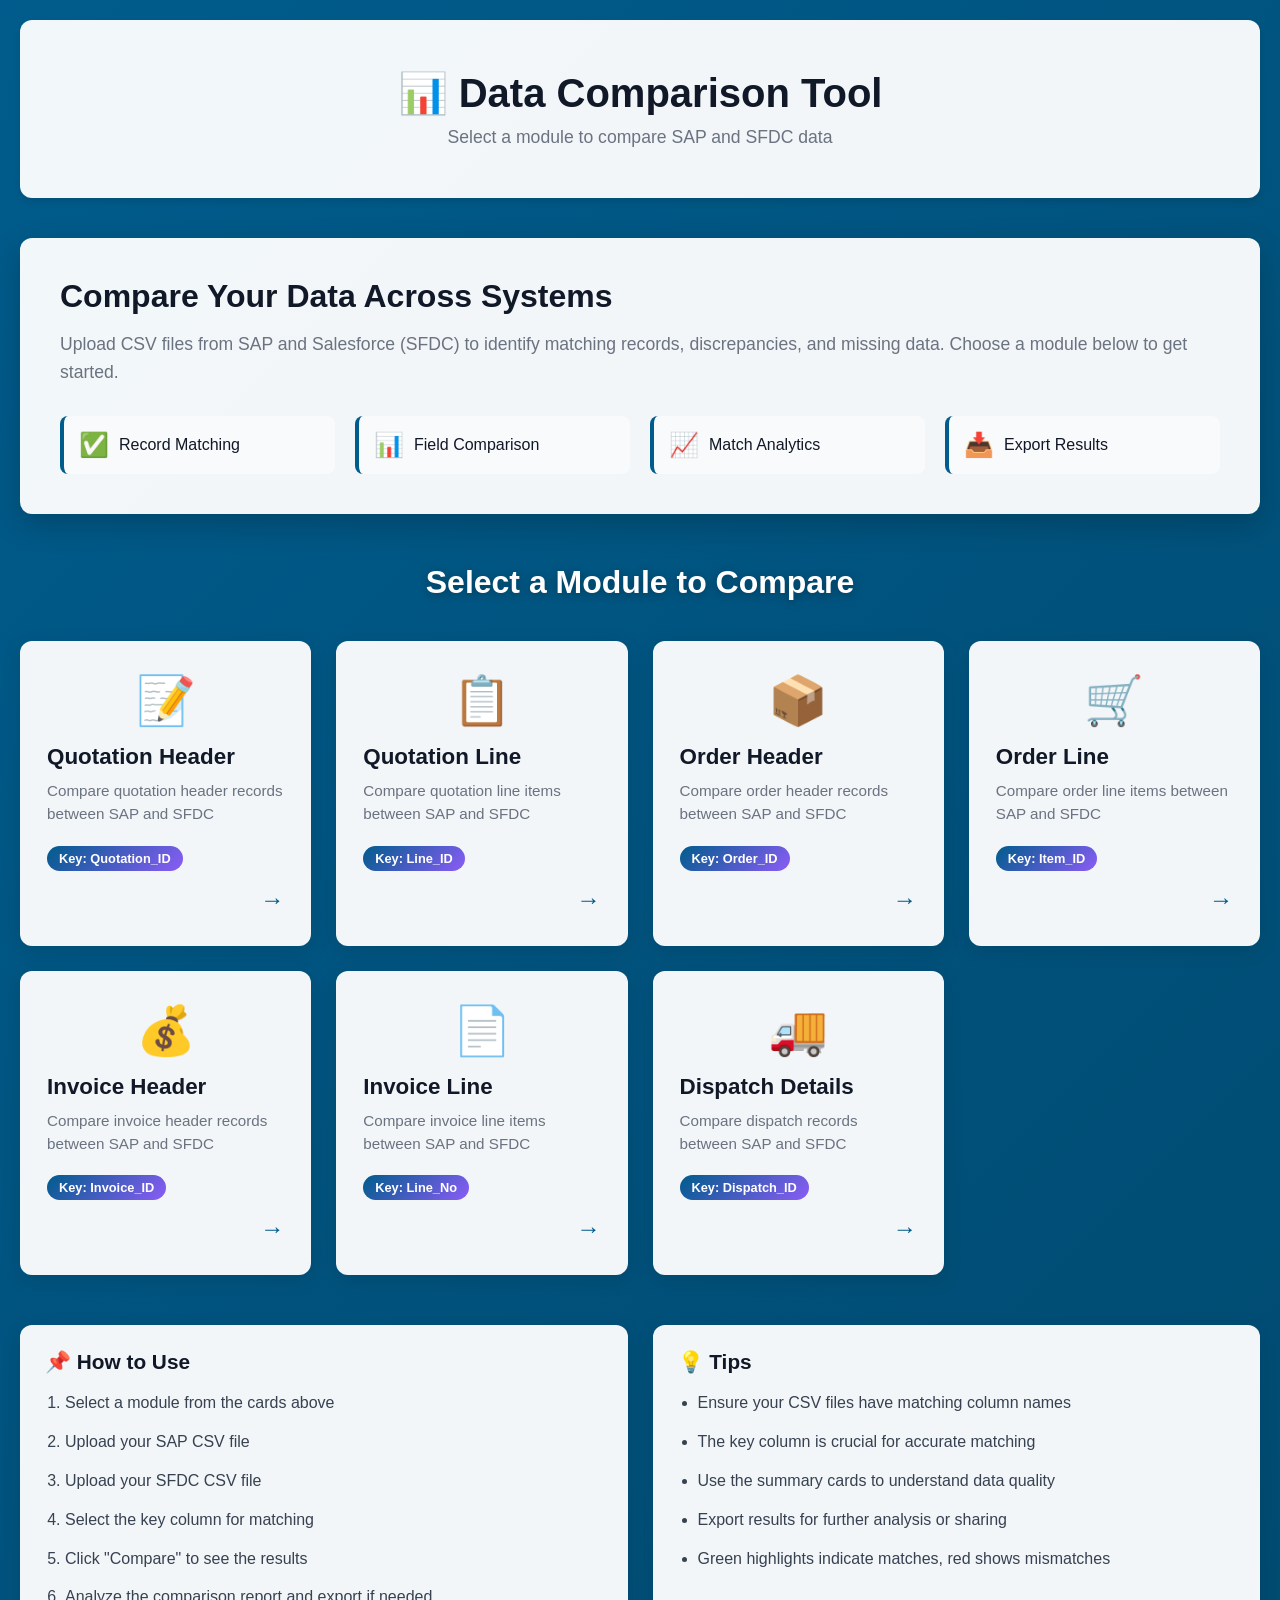
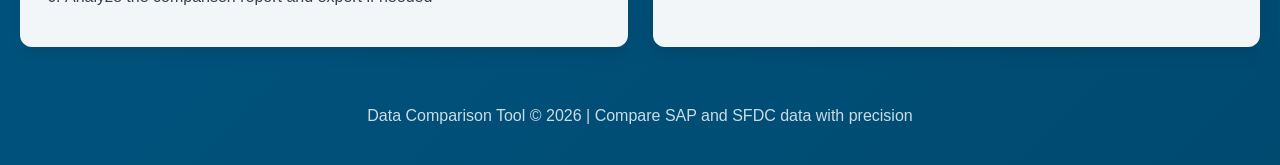
<file: index.html>
<!DOCTYPE html>
<html lang="en">
<head>
    <meta charset="UTF-8">
    <meta name="viewport" content="width=device-width, initial-scale=1.0">
    <meta name="theme-color" content="#005C8C">
    <title>Data Comparison Tool - Select Module</title>
    <link rel="stylesheet" href="styles.css">
</head>
<body class="home-page">
    <div class="container">
        <!-- Header -->
        <header class="header home-header">
            <div class="header-content">
                <h1>📊 Data Comparison Tool</h1>
                <p>Select a module to compare SAP and SFDC data</p>
            </div>
        </header>

        <!-- Main Content -->
        <main class="main-content home-main">
            <!-- Introduction Section -->
            <div class="intro-section">
                <div class="intro-card">
                    <h2>Compare Your Data Across Systems</h2>
                    <p>Upload CSV files from SAP and Salesforce (SFDC) to identify matching records, discrepancies, and missing data. Choose a module below to get started.</p>
                    <div class="intro-features">
                        <div class="feature">
                            <span class="feature-icon">✅</span>
                            <span>Record Matching</span>
                        </div>
                        <div class="feature">
                            <span class="feature-icon">📊</span>
                            <span>Field Comparison</span>
                        </div>
                        <div class="feature">
                            <span class="feature-icon">📈</span>
                            <span>Match Analytics</span>
                        </div>
                        <div class="feature">
                            <span class="feature-icon">📥</span>
                            <span>Export Results</span>
                        </div>
                    </div>
                </div>
            </div>

            <!-- Module Selection Section -->
            <section class="modules-section">
                <h2 class="section-title">Select a Module to Compare</h2>
                <div class="modules-grid">
                    <!-- Quotation Header -->
                    <div class="module-card" onclick="navigateToComparison('quotation_header')">
                        <div class="module-icon">📝</div>
                        <h3>Quotation Header</h3>
                        <p>Compare quotation header records between SAP and SFDC</p>
                        <div class="module-meta">
                            <span class="meta-badge">Key: Quotation_ID</span>
                        </div>
                        <div class="module-arrow">→</div>
                    </div>

                    <!-- Quotation Line -->
                    <div class="module-card" onclick="navigateToComparison('quotation_line')">
                        <div class="module-icon">📋</div>
                        <h3>Quotation Line</h3>
                        <p>Compare quotation line items between SAP and SFDC</p>
                        <div class="module-meta">
                            <span class="meta-badge">Key: Line_ID</span>
                        </div>
                        <div class="module-arrow">→</div>
                    </div>

                    <!-- Order Header -->
                    <div class="module-card" onclick="navigateToComparison('order_header')">
                        <div class="module-icon">📦</div>
                        <h3>Order Header</h3>
                        <p>Compare order header records between SAP and SFDC</p>
                        <div class="module-meta">
                            <span class="meta-badge">Key: Order_ID</span>
                        </div>
                        <div class="module-arrow">→</div>
                    </div>

                    <!-- Order Line -->
                    <div class="module-card" onclick="navigateToComparison('order_line')">
                        <div class="module-icon">🛒</div>
                        <h3>Order Line</h3>
                        <p>Compare order line items between SAP and SFDC</p>
                        <div class="module-meta">
                            <span class="meta-badge">Key: Item_ID</span>
                        </div>
                        <div class="module-arrow">→</div>
                    </div>

                    <!-- Invoice Header -->
                    <div class="module-card" onclick="navigateToComparison('invoice_header')">
                        <div class="module-icon">💰</div>
                        <h3>Invoice Header</h3>
                        <p>Compare invoice header records between SAP and SFDC</p>
                        <div class="module-meta">
                            <span class="meta-badge">Key: Invoice_ID</span>
                        </div>
                        <div class="module-arrow">→</div>
                    </div>

                    <!-- Invoice Line -->
                    <div class="module-card" onclick="navigateToComparison('invoice_line')">
                        <div class="module-icon">📄</div>
                        <h3>Invoice Line</h3>
                        <p>Compare invoice line items between SAP and SFDC</p>
                        <div class="module-meta">
                            <span class="meta-badge">Key: Line_No</span>
                        </div>
                        <div class="module-arrow">→</div>
                    </div>

                    <!-- Dispatch Details -->
                    <div class="module-card" onclick="navigateToComparison('dispatch_details')">
                        <div class="module-icon">🚚</div>
                        <h3>Dispatch Details</h3>
                        <p>Compare dispatch records between SAP and SFDC</p>
                        <div class="module-meta">
                            <span class="meta-badge">Key: Dispatch_ID</span>
                        </div>
                        <div class="module-arrow">→</div>
                    </div>
                </div>
            </section>

            <!-- Info Section -->
            <section class="info-section">
                <div class="info-box">
                    <h3>📌 How to Use</h3>
                    <ol>
                        <li>Select a module from the cards above</li>
                        <li>Upload your SAP CSV file</li>
                        <li>Upload your SFDC CSV file</li>
                        <li>Select the key column for matching</li>
                        <li>Click "Compare" to see the results</li>
                        <li>Analyze the comparison report and export if needed</li>
                    </ol>
                </div>
                <div class="info-box">
                    <h3>💡 Tips</h3>
                    <ul>
                        <li>Ensure your CSV files have matching column names</li>
                        <li>The key column is crucial for accurate matching</li>
                        <li>Use the summary cards to understand data quality</li>
                        <li>Export results for further analysis or sharing</li>
                        <li>Green highlights indicate matches, red shows mismatches</li>
                    </ul>
                </div>
            </section>
        </main>

        <!-- Footer -->
        <footer class="footer">
            <p>Data Comparison Tool © 2026 | Compare SAP and SFDC data with precision</p>
        </footer>
    </div>

    <script src="config.js"></script>
    <script src="home-script.js"></script>
</body>
</html>
</file>
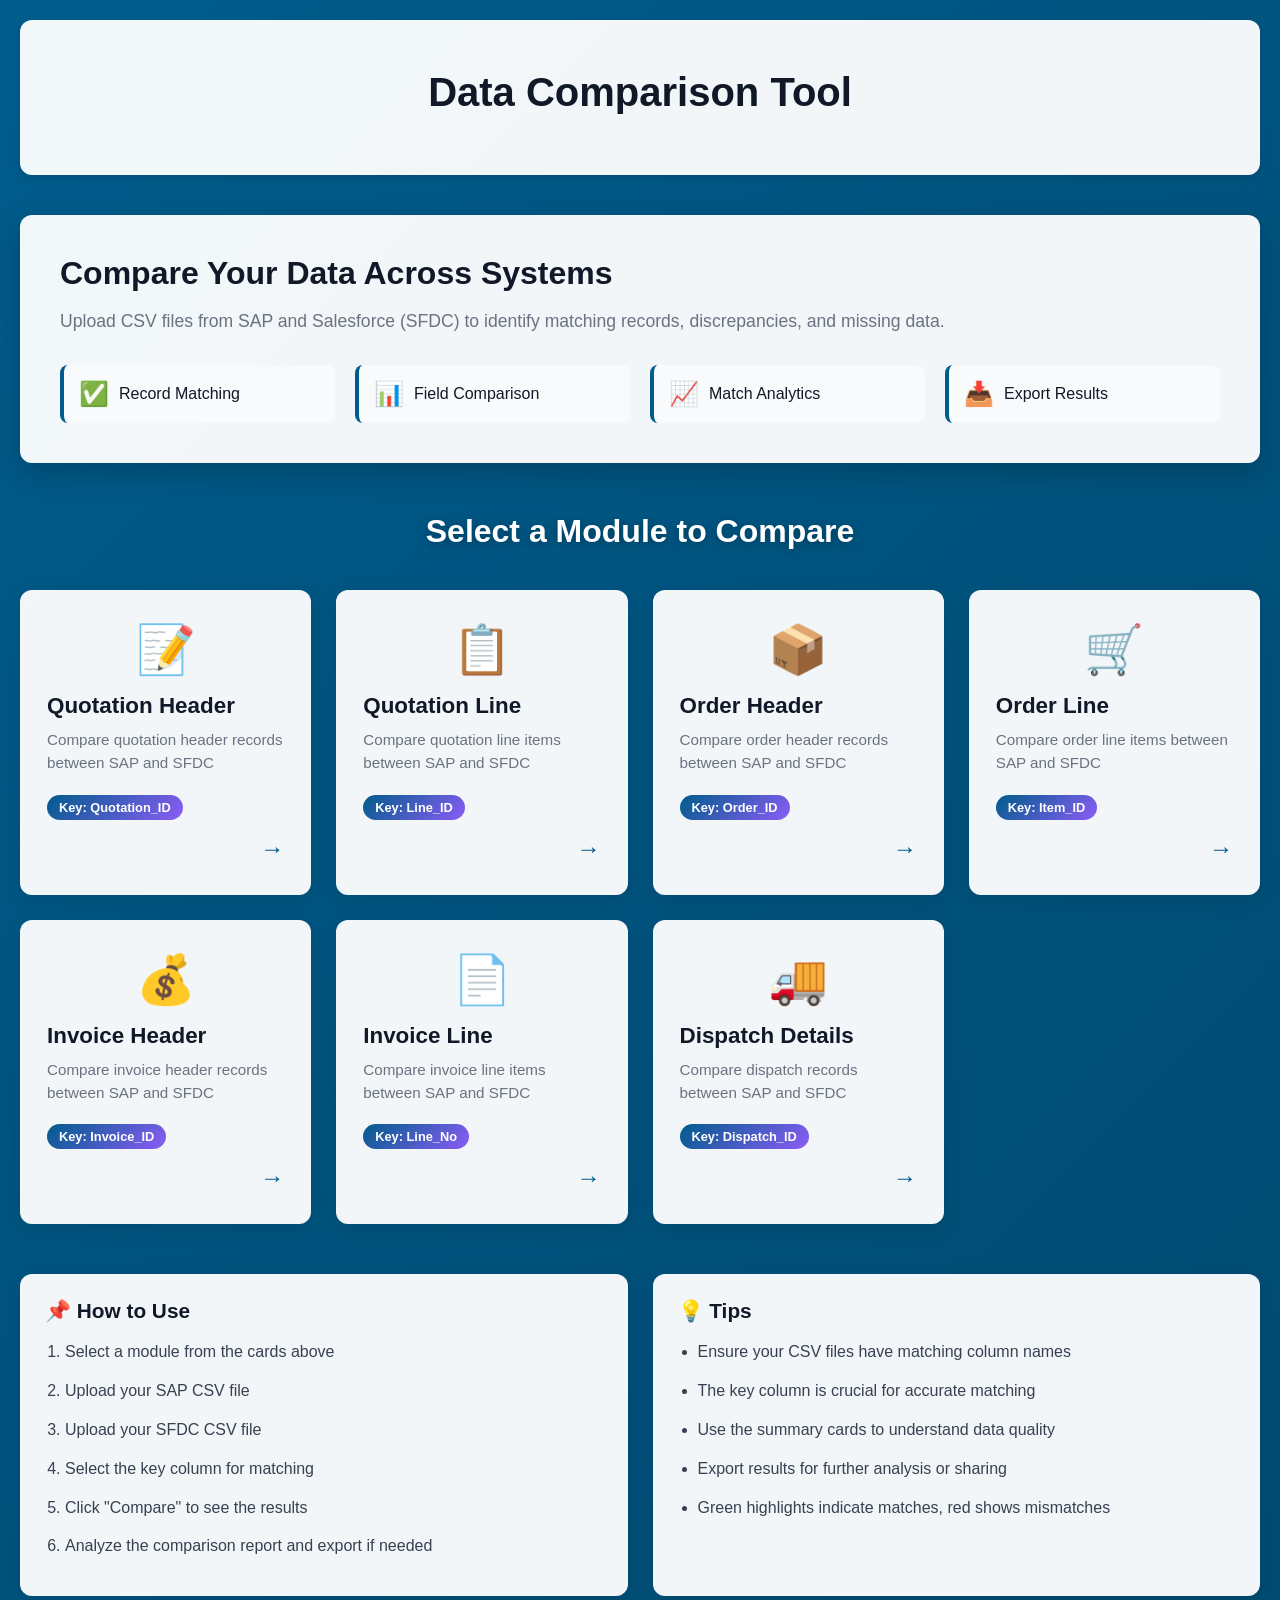
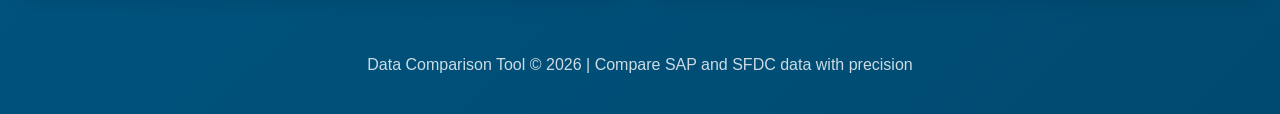
<file: comparison.html>
<!DOCTYPE html>
<html lang="en">
<head>
    <meta charset="UTF-8">
    <meta name="viewport" content="width=device-width, initial-scale=1.0">
    <meta name="theme-color" content="#005C8C">
    <title>Data Comparison - Compare & Analyze</title>
    <link rel="stylesheet" href="styles.css">
</head>
<body>
    <div class="container">
        <!-- Header -->
        <header class="header comparison-header">
            <div class="header-content">
                <div class="header-back">
                    <button type="button" class="btn-back" onclick="goHome()">← Back to Modules</button>
                </div>
                <h1 id="moduleTitle">📊 Data Comparison</h1>
                <p id="moduleSubtitle">Upload and compare SAP and SFDC data</p>
            </div>
        </header>

        <!-- Main Content -->
        <main class="main-content">
            <!-- Upload Section -->
            <section class="upload-section">
                <div class="upload-container">
                    <div class="upload-box" id="uploadBox1">
                        <input type="file" id="file1" accept=".csv" hidden>
                        <div class="upload-placeholder">
                            <span class="upload-icon">📊</span>
                            <h3 id="sapFileLabel">Upload SAP File</h3>
                            <p>Drag & drop your SAP CSV file here</p>
                            <button type="button" class="btn-secondary" onclick="document.getElementById('file1').click()">
                                Choose File
                            </button>
                            <span class="file-name" id="fileName1"></span>
                        </div>
                    </div>

                    <div class="divider">
                        <span class="divider-text">VS</span>
                    </div>

                    <div class="upload-box" id="uploadBox2">
                        <input type="file" id="file2" accept=".csv" hidden>
                        <div class="upload-placeholder">
                            <span class="upload-icon">☁️</span>
                            <h3 id="sfdcFileLabel">Upload SFDC File</h3>
                            <p>Drag & drop your SFDC CSV file here</p>
                            <button type="button" class="btn-secondary" onclick="document.getElementById('file2').click()">
                                Choose File
                            </button>
                            <span class="file-name" id="fileName2"></span>
                        </div>
                    </div>
                </div>

                <!-- Configuration -->
                <div class="config-section">
                    <div class="form-group">
                        <label for="keyColumn">Key Column for Matching:</label>
                        <select id="keyColumn" disabled>
                            <option value="">Select a column...</option>
                        </select>
                        <small>This column will be used to match records between files</small>
                    </div>

                    <button type="button" id="compareBtn" class="btn-primary btn-large" disabled>
                        🔍 Compare Files
                    </button>
                </div>
            </section>

            <!-- Results Section (Hidden Initially) -->
            <section id="resultsSection" class="results-section" style="display: none;">
                <!-- KPI Summary Cards -->
                <div class="kpi-section">
                    <h2>Key Performance Indicators <span id="comparisonDateRange" class="date-range"></span></h2>
                    <div class="kpi-cards">
                        <div class="kpi-card kpi-sap">
                            <div class="kpi-icon">📊</div>
                            <div class="kpi-content">
                                <h3>Total SAP Records</h3>
                                <p class="kpi-value" id="totalSapRecords">0</p>
                            </div>
                        </div>

                        <div class="kpi-card kpi-sfdc">
                            <div class="kpi-icon">☁️</div>
                            <div class="kpi-content">
                                <h3>Total SFDC Records</h3>
                                <p class="kpi-value" id="totalSfdcRecords">0</p>
                            </div>
                        </div>

                        <div class="kpi-card kpi-record-diff">
                            <div class="kpi-icon">🔁</div>
                            <div class="kpi-content">
                                <h3>Record Difference</h3>
                                <p class="kpi-value" id="recordDifferenceKpi">0</p>
                            </div>
                        </div>

                        <div class="kpi-card kpi-matched">
                            <div class="kpi-icon">✅</div>
                            <div class="kpi-content">
                                <h3>Matched Records</h3>
                                <p class="kpi-value" id="matchedKpiRecords">0</p>
                            </div>
                        </div>

                        <div class="kpi-card kpi-quantity">
                            <div class="kpi-icon">📊</div>
                            <div class="kpi-content">
                                <h3>Match Percentage - Quantity</h3>
                                <div class="kpi-percentage-wrapper">
                                    <p class="kpi-value kpi-green" id="quantityMatchPercentageKpi">0%</p>
                                    <div class="progress-bar">
                                        <div class="progress-fill" id="quantityProgressFill" style="width: 0%"></div>
                                    </div>
                                </div>
                            </div>
                        </div>

                        <div class="kpi-card kpi-percentage">
                            <div class="kpi-icon">📈</div>
                            <div class="kpi-content">
                                <h3>Match Percentage - Quality</h3>
                                <div class="kpi-percentage-wrapper">
                                    <p class="kpi-value kpi-green" id="matchPercentageKpi">0%</p>
                                    <div class="progress-bar">
                                        <div class="progress-fill" id="progressFill" style="width: 0%"></div>
                                    </div>
                                </div>
                            </div>
                        </div>
                    </div>
                </div>

                <!-- Missing and Extra Records Section -->
                <div class="missing-extra-section">
                    <h2>Missing and Extra Records</h2>
                    <div class="missing-extra-cards">
                        <div class="card card-missing-sap" onclick="openModal('missing_sap')">
                            <div class="card-icon">⚠️</div>
                            <div class="card-content">
                                <h3>Missing in SAP</h3>
                                <p class="card-value" id="missingSapRecords">0</p>
                                <small>Records in SFDC but not in SAP</small>
                            </div>
                            <div class="card-arrow">→</div>
                        </div>

                        <div class="card card-missing-sfdc" onclick="openModal('missing_sfdc')">
                            <div class="card-icon">⚠️</div>
                            <div class="card-content">
                                <h3>Missing in SFDC</h3>
                                <p class="card-value" id="missingSfdcRecords">0</p>
                                <small>Records in SAP but not in SFDC</small>
                            </div>
                            <div class="card-arrow">→</div>
                        </div>

                        <div class="card card-extra-sap" onclick="openModal('extra_sap')">
                            <div class="card-icon">➕</div>
                            <div class="card-content">
                                <h3>Extra in SAP</h3>
                                <p class="card-value" id="extraSapRecords">0</p>
                                <small>Records in SAP but not in SFDC</small>
                            </div>
                            <div class="card-arrow">→</div>
                        </div>

                        <div class="card card-extra-sfdc" onclick="openModal('extra_sfdc')">
                            <div class="card-icon">➕</div>
                            <div class="card-content">
                                <h3>Extra in SFDC</h3>
                                <p class="card-value" id="extraSfdcRecords">0</p>
                                <small>Records in SFDC but not in SAP</small>
                            </div>
                            <div class="card-arrow">→</div>
                        </div>

                        <div class="card card-mismatches" onclick="openModal('mismatches')">
                            <div class="card-icon">❌</div>
                            <div class="card-content">
                                <h3>Mismatched Records</h3>
                                <p class="card-value" id="mismatchedRecords">0</p>
                                <small>Records exist in both but data differs</small>
                            </div>
                            <div class="card-arrow">→</div>
                        </div>

                        <div class="card card-matches" onclick="openModal('matches')">
                            <div class="card-icon">✅</div>
                            <div class="card-content">
                                <h3>Perfect Matches</h3>
                                <p class="card-value" id="perfectMatches">0</p>
                                <small>Records match completely</small>
                            </div>
                            <div class="card-arrow">→</div>
                        </div>
                    </div>
                </div>

                <!-- Comparison Table -->
                <div class="table-section">
                    <div class="table-header">
                        <h2>Field-Level Comparison</h2>
                        <div class="table-controls">
                            <input type="text" id="searchTable" placeholder="Search fields..." class="search-input">
                        </div>
                    </div>

                    <div class="table-wrapper">
                        <table id="comparisonTable" class="comparison-table">
                            <thead>
                                <tr>
                                    <th>Field Name</th>
                                    <th>Total Records</th>
                                    <th>Matching</th>
                                    <th>Non-Matching</th>
                                    <th>Match %</th>
                                </tr>
                            </thead>
                            <tbody>
                            </tbody>
                        </table>
                    </div>
                </div>

                <!-- Export Section -->
                <div class="export-section">
                    <h3>Export Results</h3>
                    <div class="export-buttons">
                        <button type="button" class="btn-export btn-excel" onclick="exportToExcel()">
                            📊 Export to Excel
                        </button>
                        <button type="button" class="btn-export btn-csv" onclick="exportToCSV()">
                            📄 Export to CSV
                        </button>
                        <button type="button" class="btn-export btn-json" onclick="exportToJSON()">
                            📋 Export to JSON
                        </button>
                    </div>
                </div>

                <!-- New Comparison Button -->
                <div class="action-buttons">
                    <button type="button" class="btn-secondary btn-large" onclick="resetForm()">
                        🔄 Compare Different Files
                    </button>
                    <button type="button" class="btn-secondary btn-large" onclick="goHome()">
                        🏠 Back to Modules
                    </button>
                </div>
            </section>

            <!-- Alert Messages -->
            <div id="alertContainer" class="alert-container"></div>
        </main>

        <!-- Loading Overlay -->
        <div id="loadingOverlay" class="loading-overlay">
            <div class="loading-spinner"></div>
        </div>

        <!-- Modal for Insights -->
        <div id="modalOverlay" class="modal-overlay" style="display: none;" onclick="closeModal()"></div>
        <div id="modal" class="modal" style="display: none;">
            <div class="modal-header">
                <h2 id="modalTitle">Details</h2>
                <button class="modal-close" onclick="closeModal()">×</button>
            </div>
            <div class="modal-body">
                <div class="modal-controls">
                    <input type="text" id="modalSearch" placeholder="Search records..." class="search-input" onkeyup="filterModalTable()">
                    <button type="button" class="btn-export btn-excel" onclick="exportModalData()">
                        📊 Export This View
                    </button>
                </div>
                <div class="modal-table-wrapper">
                    <table id="modalTable" class="modal-table">
                        <thead></thead>
                        <tbody></tbody>
                    </table>
                </div>
                <div id="modalPagination" class="modal-pagination"></div>
                <div class="modal-stats" id="modalStats">Showing records</div>
            </div>
        </div>

        <!-- Footer -->
        <footer class="footer">
            <p>Data Comparison Tool © 2026 | Compare SAP and SFDC data with precision</p>
        </footer>
    </div>

    <script src="config.js"></script>
    <script src="comparison-script.js"></script>
</body>
</html>
</file>
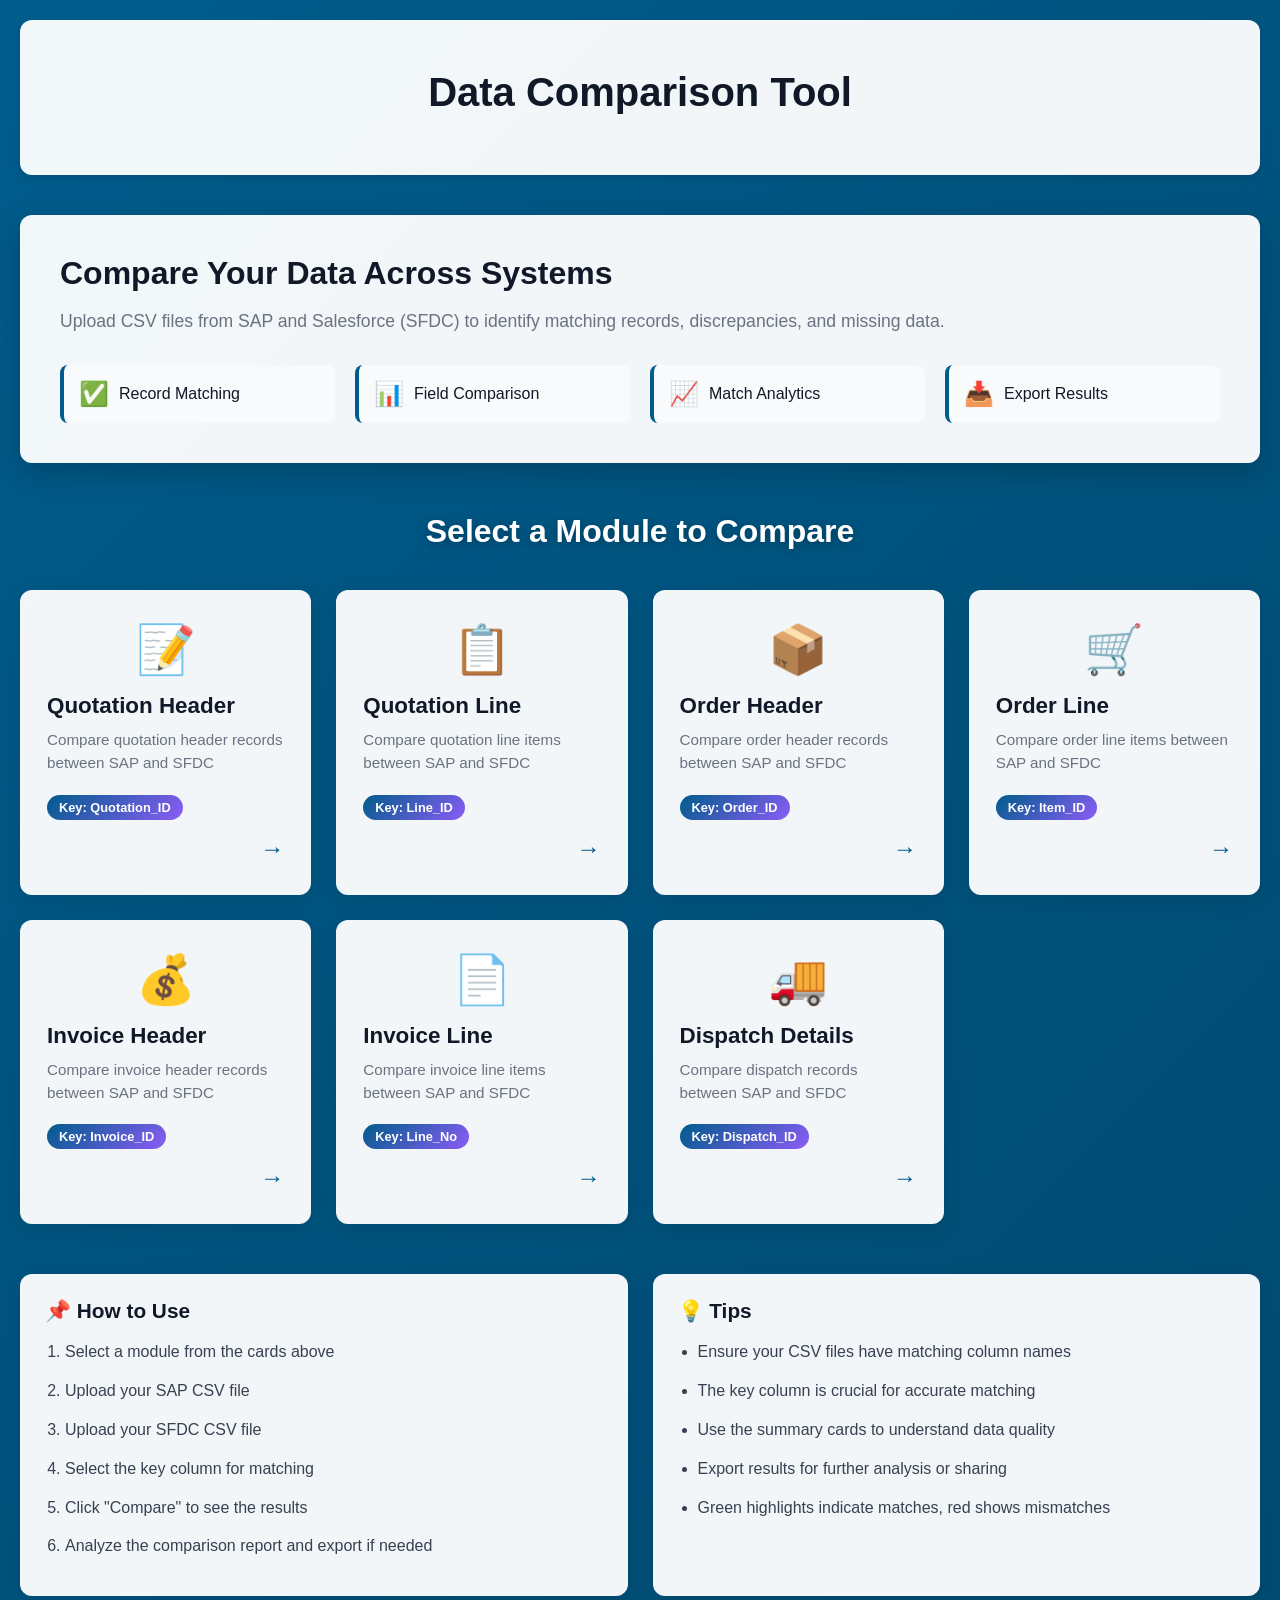
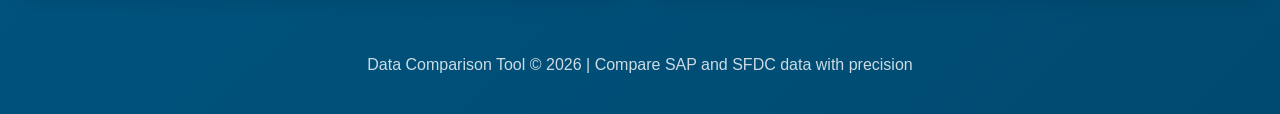
<file: home.html>
<!DOCTYPE html>
<html lang="en">
<head>
    <meta charset="UTF-8">
    <meta name="viewport" content="width=device-width, initial-scale=1.0">
    <meta name="theme-color" content="#005C8C">
    <title>Data Comparison Tool - Select Module</title>
    <link rel="stylesheet" href="styles.css">
</head>
<body class="home-page">
    <div class="container">
        <!-- Header -->
        <header class="header home-header">
            <div class="header-content">
                <h1>Data Comparison Tool</h1>
            </div>
        </header>

        <!-- Main Content -->
        <main class="main-content home-main">
            <!-- Introduction Section -->
            <div class="intro-section">
                <div class="intro-card">
                    <h2>Compare Your Data Across Systems</h2>
                    <p>Upload CSV files from SAP and Salesforce (SFDC) to identify matching records, discrepancies, and missing data.</p>
                    <div class="intro-features">
                        <div class="feature">
                            <span class="feature-icon">✅</span>
                            <span>Record Matching</span>
                        </div>
                        <div class="feature">
                            <span class="feature-icon">📊</span>
                            <span>Field Comparison</span>
                        </div>
                        <div class="feature">
                            <span class="feature-icon">📈</span>
                            <span>Match Analytics</span>
                        </div>
                        <div class="feature">
                            <span class="feature-icon">📥</span>
                            <span>Export Results</span>
                        </div>
                    </div>
                </div>
            </div>

            <!-- Module Selection Section -->
            <section class="modules-section">
                <h2 class="section-title">Select a Module to Compare</h2>
                <div class="modules-grid">
                    <!-- Quotation Header -->
                    <div class="module-card" onclick="navigateToComparison('quotation_header')">
                        <div class="module-icon">📝</div>
                        <h3>Quotation Header</h3>
                        <p>Compare quotation header records between SAP and SFDC</p>
                        <div class="module-meta">
                            <span class="meta-badge">Key: Quotation_ID</span>
                        </div>
                        <div class="module-arrow">→</div>
                    </div>

                    <!-- Quotation Line -->
                    <div class="module-card" onclick="navigateToComparison('quotation_line')">
                        <div class="module-icon">📋</div>
                        <h3>Quotation Line</h3>
                        <p>Compare quotation line items between SAP and SFDC</p>
                        <div class="module-meta">
                            <span class="meta-badge">Key: Line_ID</span>
                        </div>
                        <div class="module-arrow">→</div>
                    </div>

                    <!-- Order Header -->
                    <div class="module-card" onclick="navigateToComparison('order_header')">
                        <div class="module-icon">📦</div>
                        <h3>Order Header</h3>
                        <p>Compare order header records between SAP and SFDC</p>
                        <div class="module-meta">
                            <span class="meta-badge">Key: Order_ID</span>
                        </div>
                        <div class="module-arrow">→</div>
                    </div>

                    <!-- Order Line -->
                    <div class="module-card" onclick="navigateToComparison('order_line')">
                        <div class="module-icon">🛒</div>
                        <h3>Order Line</h3>
                        <p>Compare order line items between SAP and SFDC</p>
                        <div class="module-meta">
                            <span class="meta-badge">Key: Item_ID</span>
                        </div>
                        <div class="module-arrow">→</div>
                    </div>

                    <!-- Invoice Header -->
                    <div class="module-card" onclick="navigateToComparison('invoice_header')">
                        <div class="module-icon">💰</div>
                        <h3>Invoice Header</h3>
                        <p>Compare invoice header records between SAP and SFDC</p>
                        <div class="module-meta">
                            <span class="meta-badge">Key: Invoice_ID</span>
                        </div>
                        <div class="module-arrow">→</div>
                    </div>

                    <!-- Invoice Line -->
                    <div class="module-card" onclick="navigateToComparison('invoice_line')">
                        <div class="module-icon">📄</div>
                        <h3>Invoice Line</h3>
                        <p>Compare invoice line items between SAP and SFDC</p>
                        <div class="module-meta">
                            <span class="meta-badge">Key: Line_No</span>
                        </div>
                        <div class="module-arrow">→</div>
                    </div>

                    <!-- Dispatch Details -->
                    <div class="module-card" onclick="navigateToComparison('dispatch_details')">
                        <div class="module-icon">🚚</div>
                        <h3>Dispatch Details</h3>
                        <p>Compare dispatch records between SAP and SFDC</p>
                        <div class="module-meta">
                            <span class="meta-badge">Key: Dispatch_ID</span>
                        </div>
                        <div class="module-arrow">→</div>
                    </div>
                </div>
            </section>

            <!-- Info Section -->
            <section class="info-section">
                <div class="info-box">
                    <h3>📌 How to Use</h3>
                    <ol>
                        <li>Select a module from the cards above</li>
                        <li>Upload your SAP CSV file</li>
                        <li>Upload your SFDC CSV file</li>
                        <li>Select the key column for matching</li>
                        <li>Click "Compare" to see the results</li>
                        <li>Analyze the comparison report and export if needed</li>
                    </ol>
                </div>
                <div class="info-box">
                    <h3>💡 Tips</h3>
                    <ul>
                        <li>Ensure your CSV files have matching column names</li>
                        <li>The key column is crucial for accurate matching</li>
                        <li>Use the summary cards to understand data quality</li>
                        <li>Export results for further analysis or sharing</li>
                        <li>Green highlights indicate matches, red shows mismatches</li>
                    </ul>
                </div>
            </section>
        </main>

        <!-- Footer -->
        <footer class="footer">
            <p>Data Comparison Tool © 2026 | Compare SAP and SFDC data with precision</p>
        </footer>
    </div>

    <script src="config.js"></script>
    <script src="home-script.js"></script>
</body>
</html>
</file>
<file: styles.css>
* {
    margin: 0;
    padding: 0;
    box-sizing: border-box;
}

:root {
    --primary: #005C8C;
    --primary-dark: #004a70;
    --primary-rgb: 0, 92, 140;
    --secondary: #8b5cf6;
    --success: #10b981;
    --danger: #ef4444;
    --warning: #f59e0b;
    --info: #06b6d4;
    --gray-50: #f9fafb;
    --gray-100: #f3f4f6;
    --gray-200: #e5e7eb;
    --gray-300: #d1d5db;
    --gray-500: #6b7280;
    --gray-700: #374151;
    --gray-900: #111827;
}

body {
    font-family: 'Segoe UI', Tahoma, Geneva, Verdana, sans-serif;
    background: linear-gradient(135deg, var(--primary) 0%, #0072b5 100%);
    min-height: 100vh;
    color: var(--gray-900);
}

.container {
    max-width: 1400px;
    margin: 0 auto;
    padding: 20px;
}

/* Header */
.header {
    background: rgba(255, 255, 255, 0.95);
    border-radius: 12px;
    padding: 40px 20px;
    text-align: center;
    margin-bottom: 40px;
    box-shadow: 0 4px 6px rgba(0, 0, 0, 0.1);
}

.header-content h1 {
    font-size: 2.5rem;
    color: var(--gray-900);
    margin-bottom: 10px;
}

.header-content p {
    font-size: 1.1rem;
    color: var(--gray-500);
}

/* Main Content */
.main-content {
    background: white;
    border-radius: 12px;
    padding: 40px;
    box-shadow: 0 10px 30px rgba(0, 0, 0, 0.2);
}

/* Upload Section */
.upload-section {
    margin-bottom: 40px;
}

.upload-container {
    display: grid;
    grid-template-columns: 1fr 60px 1fr;
    gap: 20px;
    align-items: center;
    margin-bottom: 30px;
}

.upload-box {
    position: relative;
}

.upload-placeholder {
    border: 2px dashed var(--gray-300);
    border-radius: 8px;
    padding: 40px 20px;
    text-align: center;
    cursor: pointer;
    transition: all 0.3s ease;
    background: var(--gray-50);
}

.upload-placeholder:hover {
    border-color: var(--primary);
    background: rgba(var(--primary-rgb), 0.05);
}

.upload-placeholder.drag-over {
    border-color: var(--primary);
    background: rgba(var(--primary-rgb), 0.1);
    box-shadow: 0 0 0 3px rgba(var(--primary-rgb), 0.2);
}

.upload-icon {
    font-size: 2.5rem;
    display: block;
    margin-bottom: 10px;
}

.upload-placeholder h3 {
    color: var(--gray-900);
    margin-bottom: 5px;
}

.upload-placeholder p {
    color: var(--gray-500);
    font-size: 0.9rem;
    margin-bottom: 15px;
}

.file-name {
    display: block;
    margin-top: 15px;
    font-size: 0.85rem;
    color: var(--success);
    font-weight: 600;
}

.divider {
    display: flex;
    align-items: center;
    justify-content: center;
}

.divider-text {
    font-size: 1.5rem;
    color: var(--gray-300);
    font-weight: bold;
}

/* Configuration */
.config-section {
    background: var(--gray-50);
    padding: 25px;
    border-radius: 8px;
    margin-bottom: 30px;
}

.form-group {
    margin-bottom: 20px;
}

.form-group label {
    display: block;
    margin-bottom: 8px;
    font-weight: 600;
    color: var(--gray-900);
}

.form-group select {
    width: 100%;
    padding: 10px 12px;
    border: 1px solid var(--gray-300);
    border-radius: 6px;
    font-size: 1rem;
    cursor: pointer;
    transition: all 0.3s ease;
}

.form-group select:hover {
    border-color: var(--primary);
}

.form-group select:focus {
    outline: none;
    border-color: var(--primary);
    box-shadow: 0 0 0 3px rgba(var(--primary-rgb), 0.1);
}

.form-group select:disabled {
    background: var(--gray-100);
    cursor: not-allowed;
    opacity: 0.6;
}

.form-group small {
    display: block;
    margin-top: 5px;
    color: var(--gray-500);
    font-size: 0.85rem;
}

/* Buttons */
.btn-primary,
.btn-secondary,
.btn-export {
    padding: 12px 24px;
    border: none;
    border-radius: 6px;
    font-size: 1rem;
    font-weight: 600;
    cursor: pointer;
    transition: all 0.3s ease;
}

.btn-primary {
    background: linear-gradient(135deg, var(--primary) 0%, var(--secondary) 100%);
    color: white;
    width: 100%;
}

.btn-primary:hover:not(:disabled) {
    transform: translateY(-2px);
    box-shadow: 0 8px 15px rgba(var(--primary-rgb), 0.4);
}

.btn-primary:disabled {
    opacity: 0.5;
    cursor: not-allowed;
}

.btn-secondary {
    background: var(--gray-100);
    color: var(--gray-900);
    border: 1px solid var(--gray-300);
}

.btn-secondary:hover {
    background: var(--gray-200);
}

.btn-large {
    padding: 15px 30px;
    font-size: 1.1rem;
}

.btn-excel, .btn-csv, .btn-json {
    flex: 1;
    margin: 0 8px;
}

.btn-excel {
    background: #00b050;
    color: white;
}

.btn-csv {
    background: #ff6b35;
    color: white;
}

.btn-json {
    background: #ffd700;
    color: var(--gray-900);
}

.btn-export:hover {
    transform: translateY(-2px);
    box-shadow: 0 4px 12px rgba(0, 0, 0, 0.15);
}

/* Results Section */
.results-section {
    animation: slideIn 0.3s ease;
}

@keyframes slideIn {
    from {
        opacity: 0;
        transform: translateY(20px);
    }
    to {
        opacity: 1;
        transform: translateY(0);
    }
}

/* Summary Cards */
.summary-cards {
    display: grid;
    grid-template-columns: repeat(auto-fit, minmax(200px, 1fr));
    gap: 20px;
    margin-bottom: 40px;
}

.card {
    background: white;
    border-radius: 8px;
    padding: 20px;
    display: flex;
    align-items: center;
    gap: 15px;
    box-shadow: 0 2px 8px rgba(0, 0, 0, 0.1);
    border-left: 4px solid var(--primary);
    transition: all 0.3s ease;
    cursor: pointer;
    position: relative;
}

.card:hover {
    transform: translateY(-5px);
    box-shadow: 0 8px 16px rgba(0, 0, 0, 0.15);
}

.card-icon {
    font-size: 2.5rem;
}

.card-content {
    flex: 1;
}

.card-content h3 {
    font-size: 0.9rem;
    color: var(--gray-500);
    margin-bottom: 8px;
}

.card-value {
    font-size: 1.8rem;
    font-weight: 700;
    color: var(--gray-900);
}

.card-arrow {
    font-size: 1.5rem;
    color: var(--gray-300);
    transition: all 0.3s ease;
}

.card:hover .card-arrow {
    color: var(--primary);
    transform: translateX(5px);
}

.card-total {
    border-left-color: var(--primary);
}

.card-matching {
    border-left-color: #10b981;
}

.card-mismatching {
    border-left-color: #ef4444;
}

.card-added {
    border-left-color: #f59e0b;
}

.card-removed {
    border-left-color: #ec4899;
}

.card-percentage {
    border-left-color: #8b5cf6;
}

/* Table Section */
.table-section {
    margin-bottom: 40px;
}

.table-header {
    display: flex;
    justify-content: space-between;
    align-items: center;
    margin-bottom: 20px;
    flex-wrap: wrap;
    gap: 15px;
}

.table-header h2 {
    font-size: 1.5rem;
    color: var(--gray-900);
}

.table-controls {
    flex: 1;
    min-width: 250px;
}

.search-input {
    width: 100%;
    padding: 10px 15px;
    border: 1px solid var(--gray-300);
    border-radius: 6px;
    font-size: 1rem;
}

.search-input:focus {
    outline: none;
    border-color: var(--primary);
    box-shadow: 0 0 0 3px rgba(var(--primary-rgb), 0.1);
}

.table-wrapper {
    overflow-x: auto;
    border-radius: 8px;
    box-shadow: 0 2px 8px rgba(0, 0, 0, 0.1);
}

.comparison-table {
    width: 100%;
    border-collapse: collapse;
}

.comparison-table thead {
    background: linear-gradient(135deg, var(--primary) 0%, var(--primary-dark) 100%);
    color: white;
}

.comparison-table th {
    padding: 15px;
    text-align: left;
    font-weight: 600;
}

.comparison-table td {
    padding: 12px 15px;
    border-bottom: 1px solid var(--gray-200);
}

.comparison-table tbody tr {
    cursor: pointer;
    transition: all 0.3s ease;
}

.comparison-table tbody tr:hover {
    background: var(--gray-100);
    box-shadow: 0 2px 8px rgba(var(--primary-rgb), 0.2);
    transform: scale(1.01);
}

.comparison-table tbody tr:nth-child(even) {
    background: var(--gray-50);
}

.comparison-table tbody tr:nth-child(even):hover {
    background: var(--gray-100);
}

/* Export Section */
.export-section {
    background: var(--gray-50);
    padding: 25px;
    border-radius: 8px;
    margin-bottom: 20px;
}

.export-section h3 {
    margin-bottom: 15px;
    color: var(--gray-900);
}

.export-buttons {
    display: flex;
    gap: 15px;
    flex-wrap: wrap;
}

/* Action Buttons */
.action-buttons {
    display: flex;
    gap: 15px;
    justify-content: center;
}

/* Modal Styles */
.modal {
    position: fixed;
    top: 50%;
    left: 50%;
    transform: translate(-50%, -50%);
    background: white;
    border-radius: 12px;
    z-index: 1001;
    width: 90%;
    max-width: 1200px;
    max-height: 90vh;
    overflow: hidden;
    display: flex;
    flex-direction: column;
    box-shadow: 0 20px 60px rgba(0, 0, 0, 0.3);
    animation: modalSlideIn 0.3s ease;
}

@keyframes modalSlideIn {
    from {
        opacity: 0;
        transform: translate(-50%, -48%);
    }
    to {
        opacity: 1;
        transform: translate(-50%, -50%);
    }
}

.modal-overlay {
    position: fixed;
    top: 0;
    left: 0;
    right: 0;
    bottom: 0;
    background: rgba(0, 0, 0, 0.5);
    z-index: 1000;
    animation: fadeIn 0.3s ease;
}

@keyframes fadeIn {
    from {
        opacity: 0;
    }
    to {
        opacity: 1;
    }
}

.modal-header {
    display: flex;
    justify-content: space-between;
    align-items: center;
    padding: 20px 25px;
    border-bottom: 1px solid var(--gray-200);
    background: linear-gradient(135deg, var(--primary) 0%, var(--secondary) 100%);
    color: white;
}

.modal-header h2 {
    font-size: 1.5rem;
    margin: 0;
}

.modal-close {
    background: none;
    border: none;
    font-size: 2rem;
    cursor: pointer;
    color: white;
    transition: all 0.3s ease;
}

.modal-close:hover {
    transform: rotate(90deg);
}

.modal-body {
    padding: 25px;
    overflow-y: auto;
    flex: 1;
}

.modal-controls {
    display: flex;
    gap: 15px;
    margin-bottom: 25px;
    flex-wrap: wrap;
}

.modal-controls .search-input {
    flex: 1;
    min-width: 250px;
}

.modal-controls button {
    white-space: nowrap;
}

.modal-table-wrapper {
    border-radius: 8px;
    overflow-x: auto;
    box-shadow: 0 2px 8px rgba(0, 0, 0, 0.1);
    margin-bottom: 20px;
}

.modal-table {
    width: 100%;
    border-collapse: collapse;
    font-size: 0.95rem;
}

.modal-table thead {
    background: var(--gray-100);
    position: sticky;
    top: 0;
}

.modal-table th {
    padding: 12px 15px;
    text-align: left;
    font-weight: 600;
    color: var(--gray-900);
    border-bottom: 2px solid var(--gray-300);
}

.modal-table td {
    padding: 12px 15px;
    border-bottom: 1px solid var(--gray-200);
}

.modal-table tbody tr:hover {
    background: var(--gray-50);
}

.modal-table tbody tr:nth-child(even) {
    background: var(--gray-50);
}

.modal-stats {
    background: var(--gray-50);
    padding: 15px;
    border-radius: 8px;
    text-align: center;
    font-weight: 600;
    color: var(--gray-700);
}

/* View Toggle Container */
.view-toggle-container {
    display: flex;
    gap: 10px;
    margin-bottom: 15px;
    align-items: center;
    flex-wrap: wrap;
}

.btn-view {
    padding: 8px 16px;
    cursor: pointer;
    border: none;
    border-radius: 4px;
    font-weight: 600;
    transition: all 0.3s ease;
    font-size: 0.95rem;
}

.btn-view:hover {
    opacity: 0.9;
    transform: translateY(-2px);
}

/* Alerts */
.alert-container {
    position: fixed;
    top: 20px;
    right: 20px;
    z-index: 1000;
    max-width: 400px;
}

.alert {
    background: white;
    padding: 15px 20px;
    border-radius: 6px;
    margin-bottom: 10px;
    box-shadow: 0 4px 12px rgba(0, 0, 0, 0.15);
    display: flex;
    align-items: center;
    gap: 10px;
    animation: slideInAlert 0.3s ease;
}

@keyframes slideInAlert {
    from {
        transform: translateX(400px);
    }
    to {
        transform: translateX(0);
    }
}

.alert-success {
    border-left: 4px solid var(--success);
}

.alert-error {
    border-left: 4px solid var(--danger);
}

.alert-info {
    border-left: 4px solid var(--info);
}

.alert-content {
    flex: 1;
}

.alert-close {
    background: none;
    border: none;
    font-size: 1.2rem;
    cursor: pointer;
    color: var(--gray-500);
}

/* Footer */
.footer {
    text-align: center;
    margin-top: 40px;
    padding: 20px;
    color: rgba(255, 255, 255, 0.8);
}

/* Responsive Design */
@media (max-width: 768px) {
    .container {
        padding: 10px;
    }

    .main-content {
        padding: 20px;
    }

    .header-content h1 {
        font-size: 1.8rem;
    }

    .upload-container {
        grid-template-columns: 1fr;
        gap: 10px;
    }

    .divider {
        height: 40px;
    }

    .divider-text {
        transform: rotate(90deg);
    }

    .summary-cards {
        grid-template-columns: repeat(auto-fit, minmax(150px, 1fr));
        gap: 10px;
    }

    .card {
        flex-direction: column;
        text-align: center;
        padding: 15px;
    }

    .card-arrow {
        display: none;
    }

    .export-buttons {
        flex-direction: column;
    }

    .btn-excel, .btn-csv, .btn-json {
        margin: 0;
    }

    .table-header {
        flex-direction: column;
        align-items: stretch;
    }

    .alert-container {
        left: 10px;
        right: 10px;
        max-width: none;
    }

    .modal {
        width: 95%;
        max-height: 95vh;
    }

    .modal-header {
        flex-direction: column;
        text-align: center;
        gap: 10px;
    }

    .modal-controls {
        flex-direction: column;
    }

    .modal-table {
        font-size: 0.85rem;
    }

    .modal-table th,
    .modal-table td {
        padding: 8px 10px;
    }
}

@media (max-width: 480px) {
    .header-content h1 {
        font-size: 1.5rem;
    }

    .upload-placeholder {
        padding: 20px 10px;
    }

    .summary-cards {
        grid-template-columns: 1fr;
    }

    .table-header h2 {
        font-size: 1.2rem;
    }
}

/* HOME PAGE STYLES */
.home-page {
    background: linear-gradient(135deg, var(--primary) 0%, var(--primary-dark) 100%);
    min-height: 100vh;
}

.loading-overlay {
    position: fixed;
    top: 0;
    left: 0;
    right: 0;
    bottom: 0;
    display: none;
    align-items: center;
    justify-content: center;
    background: rgba(255, 255, 255, 0.85);
    z-index: 1100;
}

.loading-spinner {
    width: 60px;
    height: 60px;
    border: 6px solid rgba(0, 0, 0, 0.1);
    border-top-color: var(--primary);
    border-radius: 50%;
    animation: spin 1s linear infinite;
}

@keyframes spin {
    to {
        transform: rotate(360deg);
    }
}

.home-header {
    background: rgba(255, 255, 255, 0.95) !important;
    text-align: center;
    padding: 50px 20px !important;
}

.home-main {
    background: transparent !important;
    padding: 0 !important;
    box-shadow: none !important;
}

/* Intro Section */
.intro-section {
    margin-bottom: 50px;
}

.intro-card {
    background: rgba(255, 255, 255, 0.95);
    border-radius: 12px;
    padding: 40px;
    box-shadow: 0 10px 30px rgba(0, 0, 0, 0.2);
}

.intro-card h2 {
    font-size: 2rem;
    color: var(--gray-900);
    margin-bottom: 15px;
}

.intro-card p {
    font-size: 1.1rem;
    color: var(--gray-500);
    margin-bottom: 30px;
    line-height: 1.6;
}

.intro-features {
    display: grid;
    grid-template-columns: repeat(auto-fit, minmax(200px, 1fr));
    gap: 20px;
}

.feature {
    display: flex;
    align-items: center;
    gap: 10px;
    padding: 15px;
    background: var(--gray-50);
    border-radius: 8px;
    border-left: 4px solid var(--primary);
}

.feature-icon {
    font-size: 1.5rem;
}

.feature span {
    font-weight: 500;
    color: var(--gray-900);
}

/* Modules Section */
.modules-section {
    margin-bottom: 50px;
}

.section-title {
    font-size: 2rem;
    color: white;
    text-align: center;
    margin-bottom: 40px;
    text-shadow: 0 2px 10px rgba(0, 0, 0, 0.3);
}

.modules-grid {
    display: grid;
    grid-template-columns: repeat(auto-fit, minmax(280px, 1fr));
    gap: 25px;
    margin-bottom: 40px;
}

.module-card {
    background: rgba(255, 255, 255, 0.95);
    border-radius: 12px;
    padding: 30px 25px;
    cursor: pointer;
    transition: all 0.3s ease;
    box-shadow: 0 5px 20px rgba(0, 0, 0, 0.1);
    position: relative;
    overflow: hidden;
    border: 2px solid transparent;
}

.module-card::before {
    content: '';
    position: absolute;
    top: 0;
    left: 0;
    right: 0;
    height: 4px;
    background: linear-gradient(135deg, var(--primary) 0%, var(--secondary) 100%);
    transform: scaleX(0);
    transform-origin: left;
    transition: transform 0.3s ease;
}

.module-card:hover {
    transform: translateY(-8px);
    box-shadow: 0 15px 40px rgba(0, 0, 0, 0.2);
}

.module-card:hover::before {
    transform: scaleX(1);
}

.module-icon {
    font-size: 3rem;
    display: block;
    margin-bottom: 15px;
    text-align: center;
}

.module-card h3 {
    font-size: 1.4rem;
    color: var(--gray-900);
    margin-bottom: 10px;
    font-weight: 700;
}

.module-card p {
    color: var(--gray-500);
    font-size: 0.95rem;
    margin-bottom: 20px;
    line-height: 1.5;
    min-height: 40px;
}

.module-meta {
    margin-bottom: 15px;
}

.meta-badge {
    display: inline-block;
    background: linear-gradient(135deg, var(--primary) 0%, var(--secondary) 100%);
    color: white;
    padding: 5px 12px;
    border-radius: 20px;
    font-size: 0.8rem;
    font-weight: 600;
}

.module-arrow {
    font-size: 1.5rem;
    color: var(--primary);
    float: right;
    transition: all 0.3s ease;
}

.module-card:hover .module-arrow {
    transform: translateX(5px);
}

/* Info Section */
.info-section {
    display: grid;
    grid-template-columns: repeat(auto-fit, minmax(300px, 1fr));
    gap: 25px;
    margin-bottom: 40px;
}

.info-box {
    background: rgba(255, 255, 255, 0.95);
    border-radius: 12px;
    padding: 25px;
    box-shadow: 0 5px 20px rgba(0, 0, 0, 0.1);
}

.info-box h3 {
    font-size: 1.3rem;
    color: var(--gray-900);
    margin-bottom: 15px;
}

.info-box ol,
.info-box ul {
    margin-left: 20px;
    color: var(--gray-700);
    line-height: 1.8;
}

.info-box li {
    margin-bottom: 10px;
}

/* COMPARISON PAGE STYLES */
.comparison-header {
    position: relative;
}

.header-back {
    margin-bottom: 15px;
}

.btn-back {
    background: var(--gray-100);
    color: var(--gray-900);
    border: 1px solid var(--gray-300);
    padding: 8px 16px;
    border-radius: 6px;
    font-size: 0.9rem;
    cursor: pointer;
    transition: all 0.3s ease;
}

.btn-back:hover {
    background: var(--primary);
    color: white;
    border-color: var(--primary);
}

/* KPI Section */
.kpi-section {
    margin-bottom: 40px;
}

.kpi-section h2 {
    font-size: 1.5rem;
    color: var(--gray-900);
    margin-bottom: 25px;
}

.date-range {
    font-size: 0.9rem;
    color: var(--gray-500);
    margin-left: 12px;
    font-weight: 600;
}

.kpi-cards {
    display: grid;
    grid-template-columns: repeat(auto-fit, minmax(250px, 1fr));
    gap: 20px;
}

.kpi-card {
    background: white;
    border-radius: 12px;
    padding: 25px;
    box-shadow: 0 4px 12px rgba(0, 0, 0, 0.1);
    border-top: 4px solid var(--primary);
    transition: all 0.3s ease;
    display: flex;
    align-items: center;
    gap: 20px;
}

.kpi-card:hover {
    transform: translateY(-5px);
    box-shadow: 0 8px 20px rgba(0, 0, 0, 0.15);
}

.kpi-icon {
    font-size: 2.5rem;
    flex-shrink: 0;
}

.kpi-content {
    flex: 1;
}

.kpi-content h3 {
    font-size: 0.9rem;
    color: var(--gray-500);
    margin-bottom: 8px;
    font-weight: 600;
    text-transform: uppercase;
    letter-spacing: 0.5px;
}

.kpi-value {
    font-size: 2rem;
    font-weight: 700;
    color: var(--gray-900);
}

.kpi-sap {
    border-top-color: var(--primary);
}

.kpi-sfdc {
    border-top-color: #06b6d4;
}

.kpi-matched {
    border-top-color: #10b981;
}

.kpi-percentage {
    border-top-color: #f59e0b;
}

.kpi-quantity {
    border-top-color: var(--secondary);
}

.kpi-record-diff {
    border-top-color: #8b5cf6;
}

.kpi-percentage-wrapper {
    display: flex;
    align-items: center;
    gap: 10px;
}

.modal-pagination {
    margin-top: 15px;
    display: flex;
    flex-wrap: wrap;
    align-items: center;
    justify-content: space-between;
    gap: 12px;
}

.modal-pagination button {
    padding: 10px 18px;
    background: var(--primary);
    color: white;
    border: none;
    border-radius: 8px;
    cursor: pointer;
    transition: background 0.2s ease;
}

.modal-pagination button:hover {
    background: var(--primary-dark);
}

.modal-pagination p {
    margin: 0;
    color: var(--gray-700);
    font-size: 0.95rem;
}

.kpi-green {
    color: #10b981 !important;
    font-size: 1.8rem !important;
}

.progress-bar {
    flex: 1;
    height: 8px;
    background: var(--gray-200);
    border-radius: 4px;
    overflow: hidden;
}

.progress-fill {
    height: 100%;
    background: linear-gradient(90deg, #10b981 0%, #059669 100%);
    border-radius: 4px;
    transition: width 0.5s ease;
}

/* Missing and Extra Section */
.missing-extra-section {
    margin-bottom: 40px;
}

.missing-extra-section h2 {
    font-size: 1.5rem;
    color: var(--gray-900);
    margin-bottom: 25px;
}

.missing-extra-cards {
    display: grid;
    grid-template-columns: repeat(auto-fit, minmax(200px, 1fr));
    gap: 20px;
}

.card-missing-sap {
    border-left-color: #f59e0b;
}

.card-missing-sfdc {
    border-left-color: #f59e0b;
}

.card-extra-sap {
    border-left-color: #ef4444;
}

.card-extra-sfdc {
    border-left-color: #ef4444;
}

.card-mismatches {
    border-left-color: #ef4444;
}

.card-matches {
    border-left-color: #10b981;
}

.card small {
    display: block;
    font-size: 0.8rem;
    color: var(--gray-500);
    margin-top: 5px;
}

/* Responsive Home Page */
@media (max-width: 768px) {
    .modules-grid {
        grid-template-columns: repeat(auto-fit, minmax(200px, 1fr));
        gap: 15px;
    }

    .module-card {
        padding: 20px 15px;
    }

    .module-icon {
        font-size: 2.5rem;
    }

    .module-card h3 {
        font-size: 1.1rem;
    }

    .intro-card {
        padding: 25px;
    }

    .intro-card h2 {
        font-size: 1.5rem;
    }

    .section-title {
        font-size: 1.5rem;
    }

    .kpi-cards {
        grid-template-columns: repeat(auto-fit, minmax(180px, 1fr));
        gap: 15px;
    }

    .kpi-card {
        flex-direction: column;
        text-align: center;
        padding: 15px;
    }

    .kpi-icon {
        font-size: 2rem;
    }

    .kpi-value {
        font-size: 1.6rem;
    }

    .missing-extra-cards {
        grid-template-columns: repeat(auto-fit, minmax(150px, 1fr));
    }
}

@media (max-width: 480px) {
    .intro-features {
        grid-template-columns: repeat(2, 1fr);
        gap: 10px;
    }

    .feature {
        flex-direction: column;
        text-align: center;
        padding: 10px;
    }

    .modules-grid {
        grid-template-columns: 1fr;
    }

    .section-title {
        font-size: 1.3rem;
        margin-bottom: 25px;
    }

    .info-section {
        grid-template-columns: 1fr;
    }

    .kpi-cards {
        grid-template-columns: 1fr;
    }

    .missing-extra-cards {
        grid-template-columns: 1fr;
    }
}
</file>
